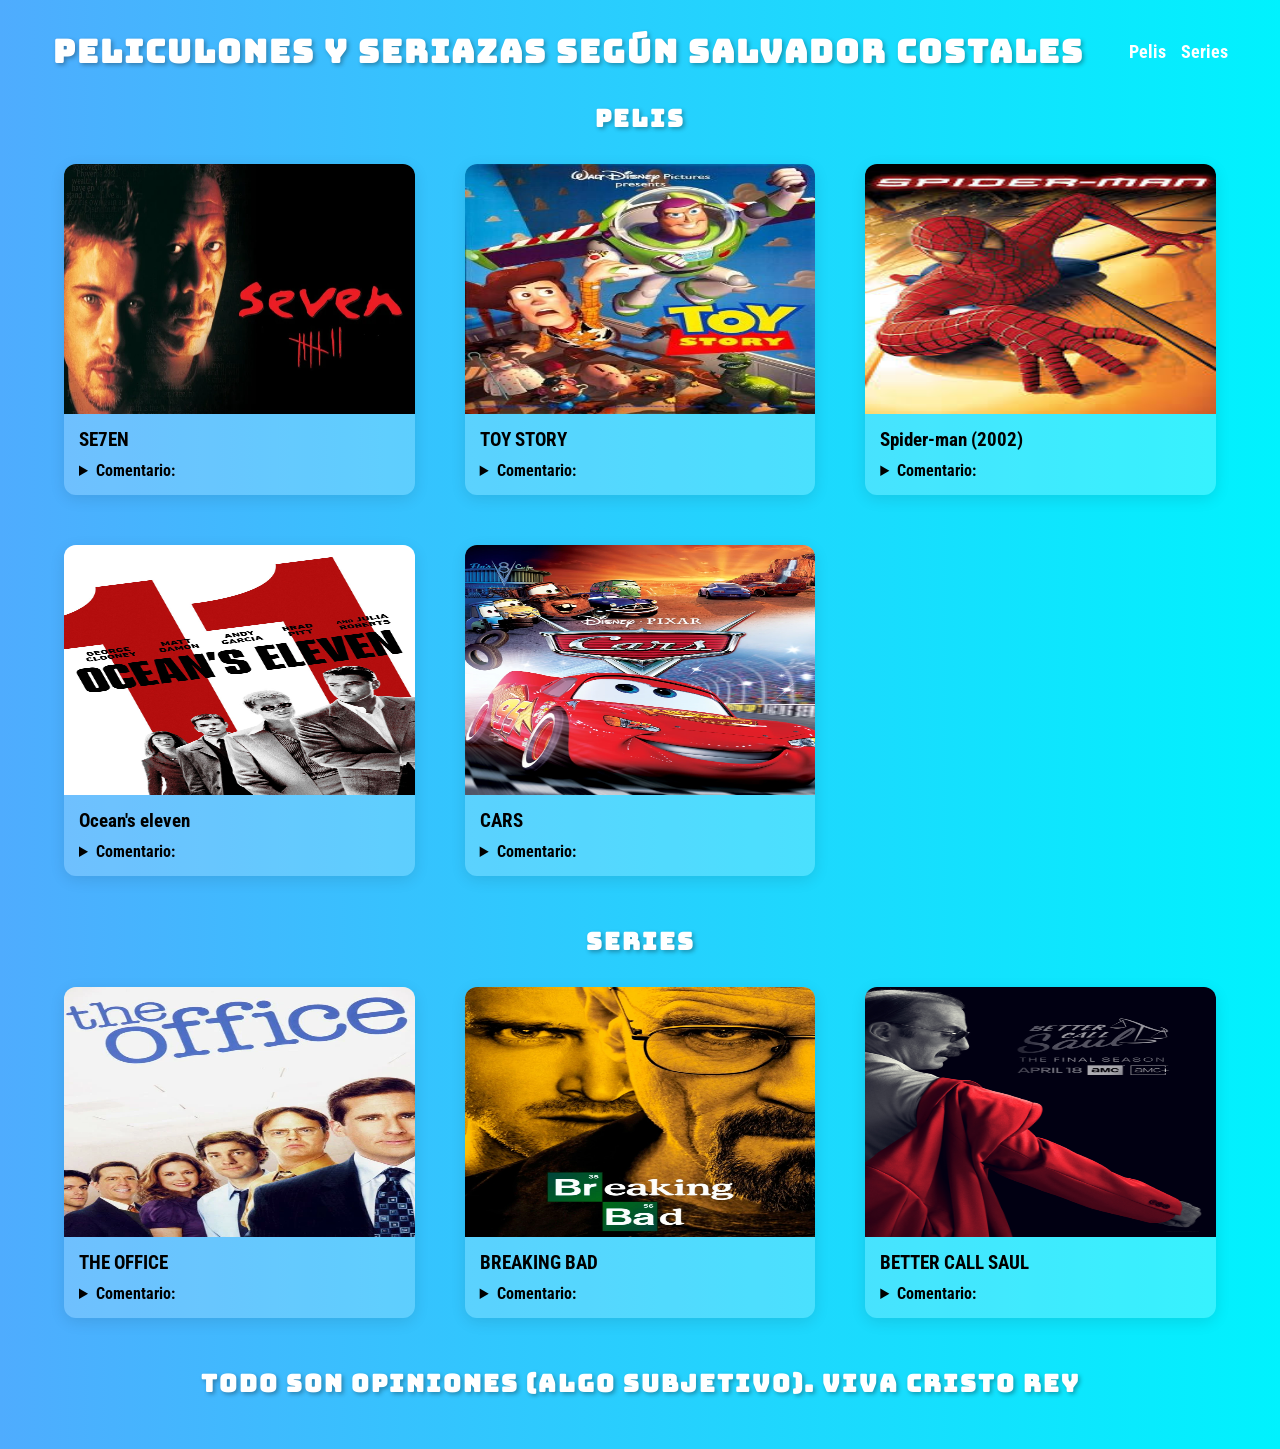
<file: index.html>
<!DOCTYPE html>
<html lang="es">
<head>
    <meta charset="UTF-8">
    <meta name="viewport" content="width=device-width, initial-scale=1.0">
    <meta name="description" content="Peliculas y series favs de Salva">
    <meta name="author" content="Salvador Costales">
    <link rel="stylesheet" href="css/styles.css">
    <link href="https://fonts.googleapis.com/css2?family=Bungee&family=Kanit:wght@400;700&family=Roboto+Condensed:wght@300;400&display=swap" rel="stylesheet">
    <title>TOP PELIS Y SERIES</title>
</head>
<body>
    
    <header class="header">
        <h1>PELICULONES Y SERIAZAS SEGÚN SALVADOR COSTALES</h1>
        <nav class="nav">
            <a href="#peliculas">Pelis</a>
            <a href="#series">Series</a>
        </nav>
    </header>
    <main class="main">
        
            <section id="peliculas">
                <h2>PELIS</h2>
                <ol class="container" type="1" start="5" reversed>
                    <li class="card se7en">
                        <a href="https://www.imdb.com/es-es/title/tt0114369/" target="_blank">
                            <img alt="PORTADA SE7EN" src="img/seven-1995.webp">
                        </a>
                        <div class="info">
                
                            <h3>SE7EN</h3>
                               <details>
                                   <summary><b>Comentario:</b></summary>
                                   <p>La vi este verano, desde luego es un peliculón<p>
                               </details>
                        <div>
                    </li>
                    <li class="card toystory">
                         <a href="https://www.imdb.com/es-es/title/tt0114709/?reasonForLanguagePrompt=browser_header_mismatch" target="_blank">
                            <img alt="PORTADA TOY STORY" src="img/ToyStory.webp">
                        </a>
                
                        <div class="info">
                            <h3>TOY STORY</h3>
                            <details>
                                <summary><b>Comentario:</b></summary>
                                <p> La vi mil veces de pequeño y siempre tendrá un hueco en mis favoritas</p>
                            </details>
                        </div>
                
                    </li>
                    <li class="card spiderman">
                        <a href="https://www.imdb.com/es-es/title/tt0145487/?reasonForLanguagePrompt=browser_header_mismatch" target="_blank">
                            <img alt="PORTADA SPIDER-MAN" src="img/images.jpg">
                        </a>
                        <div class="info">
                            <h3>Spider-man (2002)</h3>
                            <details>
                                <summary><b>Comentario:</b></summary>
                                <p>La vi muchas veces de pequeño y siempre me sentía como si la viese de nuevo, de las mejores películas de super-héroes sin duda</p>
                            </details>
                        </div>
                
                    </li>
                    <li class="card oceanseleven">
                        <a href="https://www.imdb.com/es-es/title/tt0240772/" target="_blank">
                            <img alt="PORTADA OCEAN'S ELEVEN" src="img/69eb55a1-e65f-4708-969b-92d66e0f6816.jpg">
                        </a>
                        <div class="info">
                            <h3>Ocean's eleven</h3>
                            <details>
                                <summary><b>Comentario:</b></summary>
                                <p>La vi este año y me gustó mucho, buen reparto y buena trama, con su buena dósis de comedia</p>
                            </details>
                        </div>
                
                    </li>
                    <li class="card cars">
                        <a href="https://www.imdb.com/es-es/title/tt0317219/" target="_blank">
                            <img alt="PORTADA CARS" src="img/Cars_portada.webp">
                        </a>
                        <div class="info">
                            <h3>CARS</h3>
                            <details>
                                <summary><b>Comentario:</b></summary>
                                <p>Sin duda mi película favorita de niño, y no tan niño.</p>
                            </details>
                        </div>
                    </li>
                
                </ol>
            </section>
            <section id="series">
                <h2>SERIES</h2>
                <ol class="container" type="1" start="5" reversed>
                    <li class="card theoffice">
                        <a href="https://www.imdb.com/es-es/title/tt0386676/?ref_=nv_sr_srsg_0_tt_8_nm_0_in_0_q_theoffice" target="_blank">
                            <img src="img/128334.jpg" alt="PORTADA THEOFFICE">
                        </a>
                        <div class="info">
                            <h3>THE OFFICE</h3>
                            <details>
                                <summary><b>Comentario:</b></summary>
                                <p>Mi serie favorita con gran diferencia, es graciosa, con su toque emocional, y mi personaje favorito, sin duda, Dwight Schrute</p>
                            </details>
                        </div>
                    </li>
                    <li class="card breakingbad">
                        <a href="https://www.imdb.com/es-es/title/tt0903747/" target="_blank">
                            <img alt="PORTADA BREAKING BAD" src="img/3191575.jpg">
                        </a>
                        <div class="info">
                            <h3>BREAKING BAD</h3>
                            <details>
                                <summary><b>Comentario:</b></summary>
                                <p>De las mejores series de la historia</p>
                            </details>
                        </div>
                    </li>
                    <li class="card saul">
                        <a href="https://www.imdb.com/es-es/title/tt3032476/" target="_blank">
                            <img src="img/MV5BNDdjNTEzMjMtYjM3Mi00NzQ3LWFlNWMtZjdmYWU3ZDkzMjk1XkEyXkFqcGc@._V1_.jpg" alt="PORTADA BETTER CALL SAUL">
                        </a>
                        <div class="info">
                            <h3>BETTER CALL SAUL</h3>
                            <details>
                                <summary><b>Comentario:</b></summary>
                                <p>Spin-off de la serie Breaking Bad, sin duda una obra maestra al igual que su serie hermana</p>
                            </details>
                        </div>
                    </li>
                </ol>
            </section>
        </main>
        <footer class="footer">
            <h2>Todo son opiniones (algo subjetivo). VIVA CRISTO REY </h2>
        </footer>
</body>
</html>
</file>
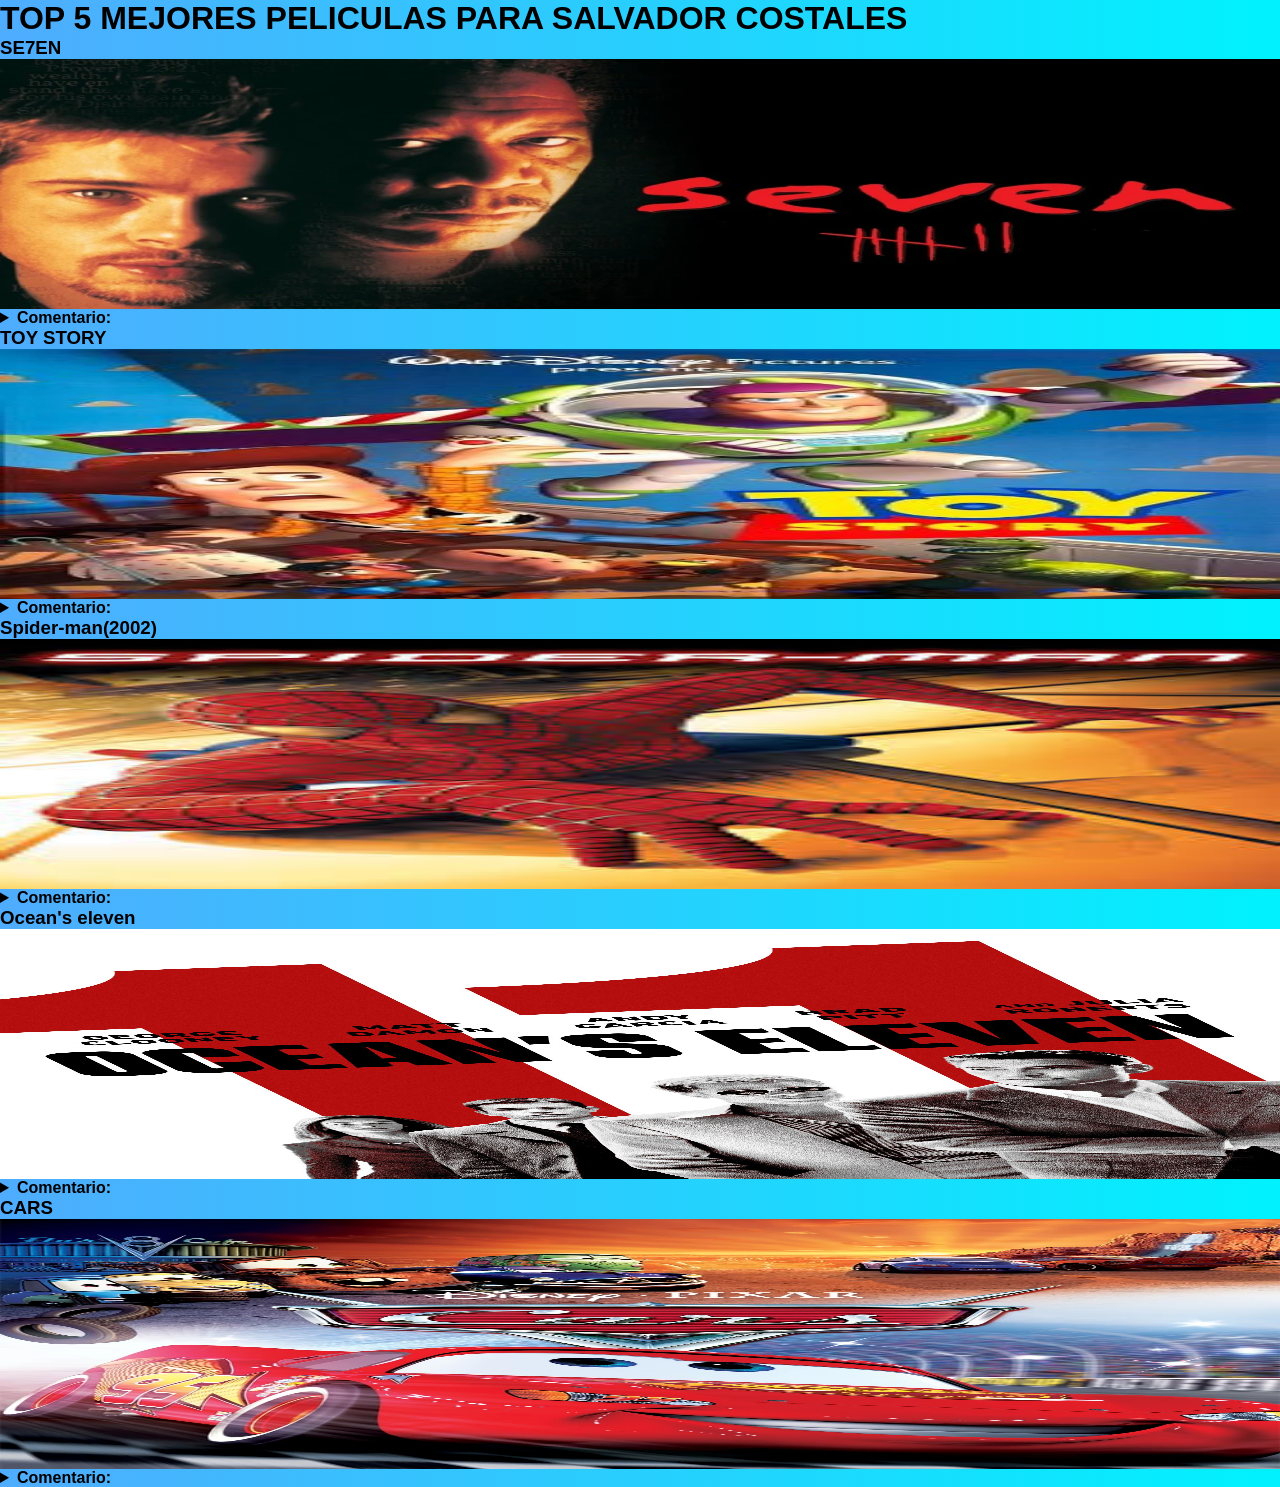
<file: tarea7_ud2_sch.html>
<!DOCTYPE html>
<html lang="es">
<head>
    <meta charset="UTF-8">
    <meta name="viewport" content="width=device-width, initial-scale=1.0">
    <meta name="description" content="Las 5 peliculas favoritas de Salva">
    <meta name="author" content="Salvador Costales">
    <link rel="stylesheet" href="css/styles.css">
    <title>TOP 5 PELICULAS SALVA</title>
</head>
<body>
    
    <h1>TOP 5 MEJORES PELICULAS PARA SALVADOR COSTALES</h1>
    <ol type="1" start="5" reversed>
        <li><!--se7en-->
            <h3>SE7EN</h3>
            <a href="https://www.imdb.com/es-es/title/tt0114369/" 
            target="_blank"><img width="300" alt="PORTADA SE7EN" src="img/seven-1995.webp"></a>
            <details>
                <summary><b>Comentario:</b></summary>
                <p>La vi este verano, desde luego es un peliculón<p>
            </details>
        </li>
        <li><!--toy story-->
            <h3>TOY STORY</h3>
            <a href="https://www.imdb.com/es-es/title/tt0114709/?reasonForLanguagePrompt=browser_header_mismatch" 
            target="_blank"><img width="300" alt="PORTADA TOY STORY" src="img/ToyStory.webp"></a>
            <details>
                <summary><b>Comentario:</b></summary>
                <p> La vi mil veces de pequeño y siempre tendrá un hueco en mis favoritas</p>
            </details>
        </li>
        <li><!--spiderman-->
            <h3>Spider-man(2002)</h3>
            <a href="https://www.imdb.com/es-es/title/tt0145487/?reasonForLanguagePrompt=browser_header_mismatch"
            target="_blank"><img width="300" alt="PORTADA SPIDER-MAN" src="img/images.jpg"></a>
            <details>
                <summary><b>Comentario:</b></summary>
                <p>La vi muchas veces de pequeño y siempre me sentía como si la viese de nuevo, de las mejores películas de super-héroes sin duda</p>
            </details>
        </li>
        <li><!--Ocean's eleven-->
            <h3>Ocean's eleven</h3>
            <a href="https://www.imdb.com/es-es/title/tt0240772/" target="_blank"><img width="300" alt="PORTADA OCEAN'S ELEVEN" 
                src="img/69eb55a1-e65f-4708-969b-92d66e0f6816.jpg"></a>
            <details>
                <summary><b>Comentario:</b></summary>
                <p>La vi este año y me gustó mucho, buen reparto y buena trama, con su buena dósis de comedia</p>
            </details>
        </li>
        <li><!--cars-->
            <h3>CARS</h3>
            <a href="https://www.imdb.com/es-es/title/tt0317219/" target="_blank"><img width="300" alt="PORTADA CARS" src="img/Cars_portada.webp"></a>
            <details>
                <summary><b>Comentario:</b></summary>
                <p>Sin duda mi película favorita de niño, y no tan niño.</p>
            </details>
            
        </li>
    </ol>
</body>
</html>
</file>
<file: css/styles.css>
*{
    box-sizing: border-box;
    margin: 0;
    padding: 0;
    font-family: 'Roboto Condensed', sans-serif;
}

body{
    width: 100%;
    margin: 0 auto;
    background: linear-gradient(to right, #4facfe 0%, #00f2fe 100%);
}
.header{
    text-align: center;
    margin: 30px;
    display: flex;
    flex-wrap: wrap;
    justify-content: space-around;
}
.header h1{
    font-family: 'Bungee', cursive;
    color: #fff;
    text-shadow: 2px 2px 4px rgba(0,0,0,0.3);
    letter-spacing: 2px;
    
}

.nav{
    display: flex;
    flex-wrap: wrap;
    gap: 15px;
    align-items: center;
    
}
.nav a{
    color: white;
    text-decoration: none;
    font-size: large;
    font-weight: bold;
}


.container{
    display: grid;
    grid-template-columns: repeat(auto-fill,minmax(280px, 1fr));/*autofill mejor aqui, para que no rellene el hueco estirando la card*/
    max-width: 90%;
    margin: 30px auto;
    margin-bottom: 50px;
    gap: 50px;
    
}

.card{
    border-radius: 12px;
    background-color: rgba(255,255,255,0.2);
    display: flex;
    flex-direction: column;
    overflow: hidden;
    box-shadow: 0 4px 15px rgba(0, 0, 0, 0.1);
    list-style-position: outside;
    transition: transform 0.3s ease, box-shadow 0.3s ease;
}
.card:hover {
    /* Elevamos la tarjeta y suavizamos aún más la sombra */
    transform: translateY(-10px); 
    box-shadow: 0 10px 25px rgba(0, 0, 0, 0.15);
}

.info{
    padding: 15px;
    display: block;/*para que el h3 no flote "raro"*/
}

.card h3{
    display: inline-block;
    margin-bottom: 10px;
    
}


img{
    width: 100%;
    height: 250px;
    display: block;
}

h2{
    text-align: center;
    font-family: 'Bungee', cursive;
    color: white;
    text-shadow: 2px 2px 4px rgba(0, 0, 0, 0.3);
    letter-spacing: 2px;
}

.footer{
    margin: 50px;
    text-align: center;
    
}
html {
    scroll-behavior: smooth;
}
</file>
